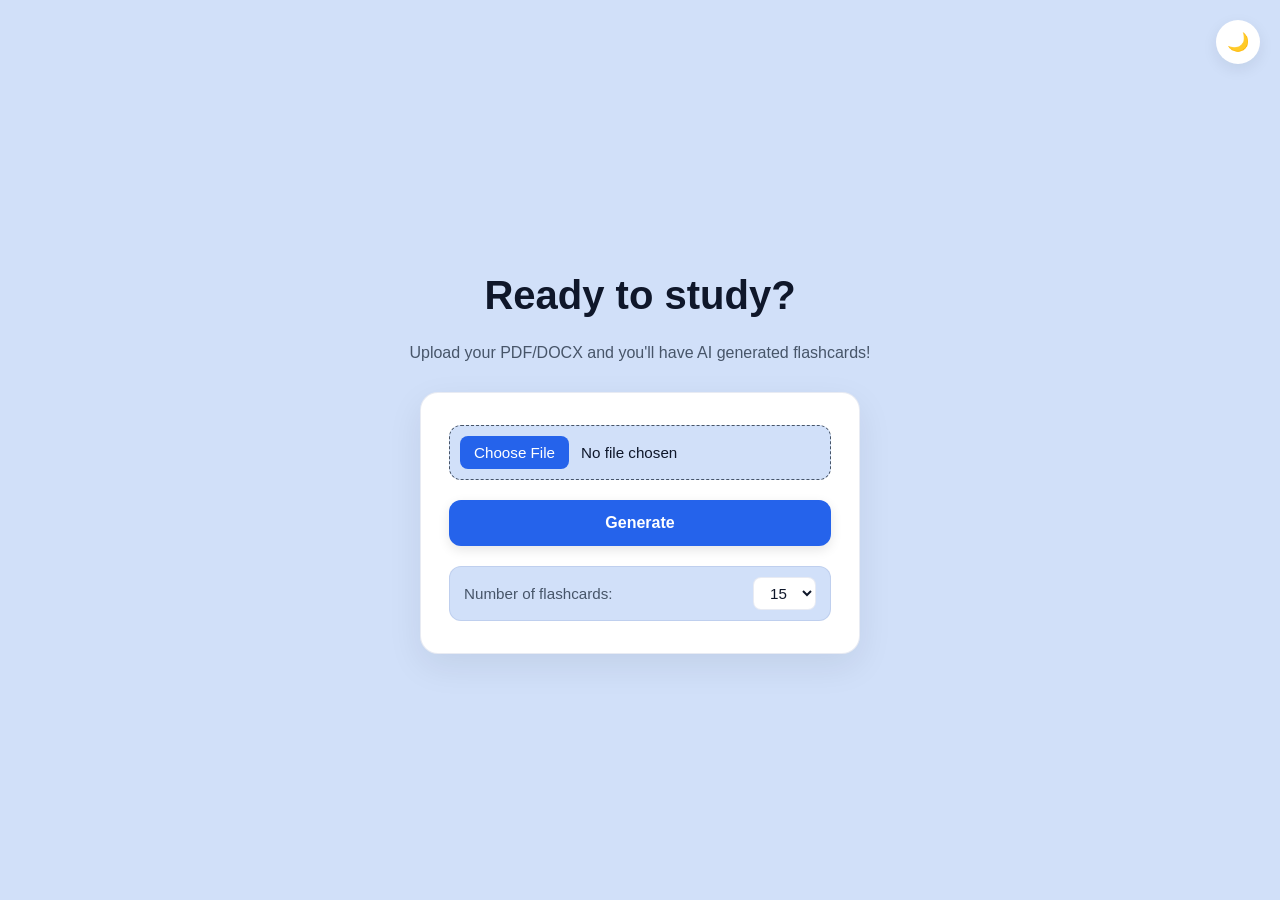
<file: frontend/templates/index.html>
<!DOCTYPE html>
<html lang="en">
<head>
  <meta charset="UTF-8">
  <title>Flashcards AI</title>
  <link rel="stylesheet" href="../static/css/index.css">
</head>
<body>

<div class="main">
  <button class="theme-toggle" onclick="toggleTheme()">
    🌙
  </button>
  <h1>Ready to study?</h1>
  <p>Upload your PDF/DOCX and you'll have AI generated flashcards!</p>

  <div class="upload-box">
    <input type="file" id="fileInput" accept=".pdf, .docx">
    <button onclick="upload_file()">Generate</button>
    <div class="upload-options">
      <label for="cardCount">Number of flashcards:</label>
      <select id="cardCount" name="cardCount">
        <option value="15" selected>15</option>
        <option value="20">20</option>
        <option value="25" >25</option>
      </select>
</div>
  </div>

</div>

<script src="../static/json/upload.js"></script>
</body>
</html>
</file>
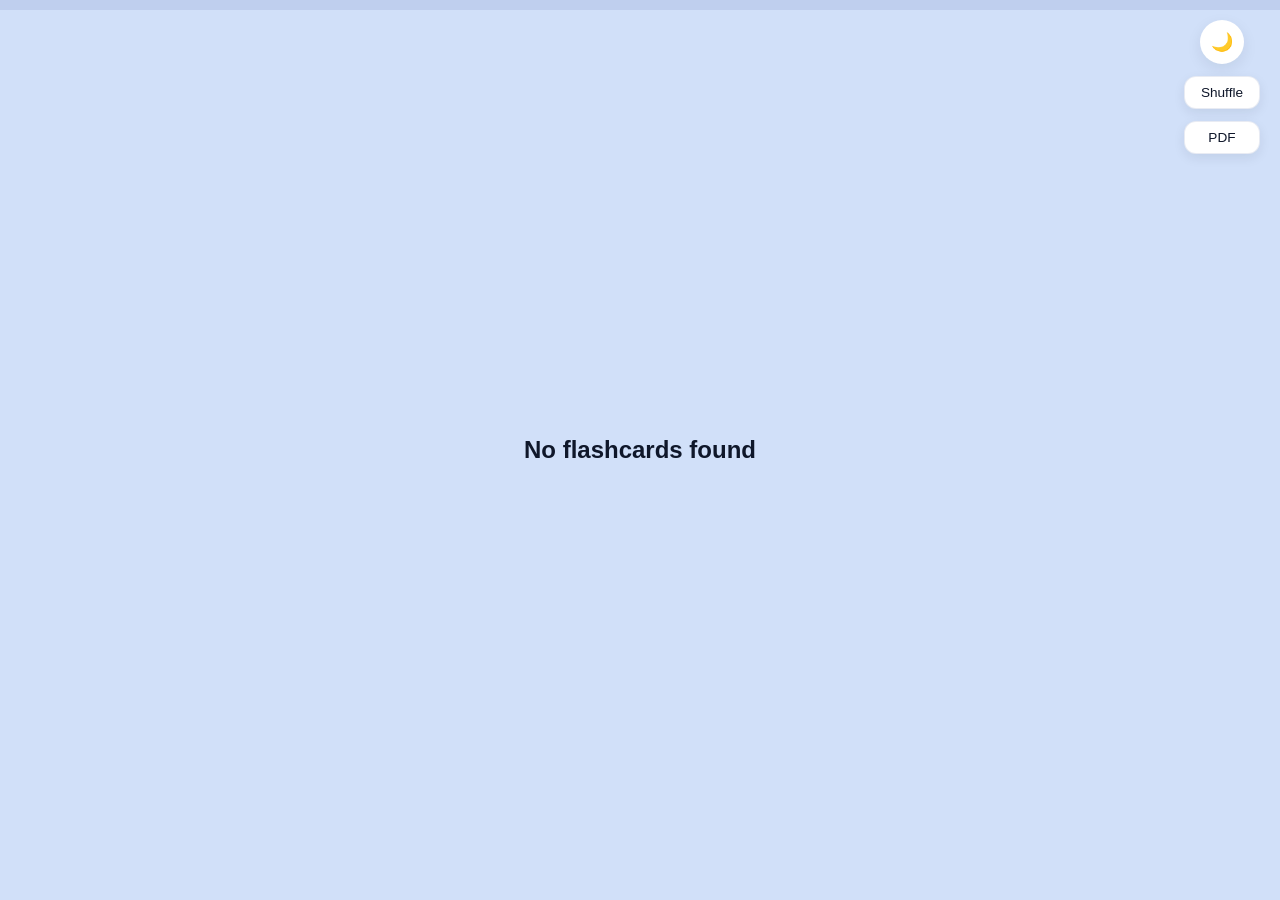
<file: frontend/templates/flashcardsPage.html>
<!DOCTYPE html>
<html lang="en">
<head>
  <meta charset="UTF-8">
  <title>Study Flashcards</title>
  <link rel="stylesheet" href="../static/css/flashcardsPage.css">
</head>
<body>
  <div class="top-progress-wrapper">
    <progress class="progress-bar" id="progressBar" value="0" max="100"></progress>
  </div>

  <div class="actions">
    <button class="theme-toggle" onclick="toggleTheme()">🌙</button>
    <button class="btn-actions" onclick="shuffleCards()">Shuffle</button>
    <button class="btn-actions" onclick="downloadPDF()">PDF</button>
  </div>

  <div class="study-container" id="app"></div>

<script src="../static/json/flashcardsPage.js"></script>
</body>
</html>
</file>
<file: frontend/static/css/index.css>
@import url('./styles.css');

.main {
  flex: 1;
  width: 100%;
  display: flex;
  flex-direction: column;
  justify-content: center;
  align-items: center;
  text-align: center;
}

h1 {
  font-size: 40px;
  margin-bottom: 10px;
}

p {
  color: var(--muted);
  margin-bottom: 30px;
}

.upload-box {
  background: var(--card);
  padding: 32px 28px;
  border-radius: 18px;
  box-shadow: 0 12px 35px var(--shadow);
  display: flex;
  flex-direction: column;
  gap: 20px;
  width: 100%;
  max-width: 440px;
  border: 1px solid var(--border);
  transition: transform 0.2s ease, box-shadow 0.2s ease;
}

input[type="file"] {
  color: var(--text);
  font-size: 0.95rem;
  padding: 10px;
  background: var(--bg);
  border: 1px dashed var(--muted);
  border-radius: 12px;
  cursor: pointer;
  transition: all 0.2s ease;
  width: 100%;
}

input[type="file"]:hover {
  border-color: var(--primary);
}

input[type="file"]:disabled,
select:disabled,
button:disabled {
  opacity: 0.5;
  cursor: not-allowed;
  transform: none !important;
  box-shadow: none !important;
}

input[type="file"]::file-selector-button {
  background: var(--primary);
  color: white;
  border: none;
  padding: 8px 14px;
  border-radius: 8px;
  cursor: pointer;
  margin-right: 12px;
  font-weight: 500;
  transition: background 0.2s ease;
}

input[type="file"]::file-selector-button:hover {
  background: var(--primary-dark);
}

.upload-options {
  display: flex;
  align-items: center;
  justify-content: space-between;
  background: var(--bg);
  padding: 10px 14px;
  border-radius: 12px;
  font-size: 0.95rem;
  color: var(--muted);
  border: 1px solid var(--border);
}

.upload-options label {
  font-weight: 500;
}

select {
  background: var(--card);
  color: var(--text);
  border: 1px solid var(--border);
  padding: 6px 12px;
  border-radius: 8px;
  font-size: 0.95rem;
  outline: none;
  cursor: pointer;
  transition: border-color 0.2s ease;
}

select:focus, select:hover {
  border-color: var(--primary);
}

.upload-box > button {
  background: var(--primary);
  color: white;
  border: none;
  padding: 14px;
  font-size: 1rem;
  font-weight: 600;
  cursor: pointer;
  border-radius: 12px;
  transition: all 0.2s ease;
  width: 100%;
  box-shadow: 0 4px 12px rgba(0, 0, 0, 0.1);
}

.upload-box > button:hover {
  background: var(--primary-dark);
  transform: translateY(-2px);
  box-shadow: 0 6px 16px rgba(0, 0, 0, 0.15);
}

.upload-box > button:active {
  transform: translateY(0);
}
</file>
<file: frontend/static/css/flashcardsPage.css>
@import url('./styles.css');

body {
  display: flex;
  justify-content: center;
  align-items: center;
  min-height: 100vh;
  margin: 0;
  position: relative;
}

.actions {
  position: absolute;
  top: 20px;
  right: 20px;
  display: flex;
  flex-direction: column;
  align-items: center;
  gap: 12px;
  z-index: 10;
}

.actions .theme-toggle {
  position: static;
}

.btn-actions {
  background: var(--card);
  border: 1px solid var(--border);
  color: var(--text);
  padding: 8px 16px;
  border-radius: 12px;
  cursor: pointer;
  font-size: 0.85rem;
  font-weight: 500;
  box-shadow: 0 4px 12px var(--shadow);
  transition: all 0.2s ease;
  width: 100%;
  display: inline-flex;
  align-items: center;
  justify-content: center;
}

.btn-actions:hover {
  transform: translateY(-1px);
  color: var(--primary);
}

.study-wrapper {
  display: flex;
  flex-direction: column;
  align-items: center;
  gap: 25px;
  text-align: center;
}

.card {
  width: 360px;
  height: 230px;
  perspective: 1000px;
  cursor: pointer;
  user-select: none;
}

.inner {
  width: 100%;
  height: 100%;
  transition: transform 0.7s ease;
  transform-style: preserve-3d;
  position: relative;
}

.card.flipped .inner {
  transform: rotateY(180deg);
}

.front, .back {
  position: absolute;
  width: 100%;
  height: 100%;
  background: var(--card);
  border-radius: 18px;
  padding: 22px;
  backface-visibility: hidden;
  box-shadow: 0 10px 30px var(--shadow);
  display: flex;
  flex-direction: column;
  justify-content: center;
  box-sizing: border-box;
  border: 1px solid var(--border);
}

.back {
  transform: rotateY(180deg);
  background: linear-gradient(
    to bottom,
    var(--card-back-grad-start) 0%,
    var(--card-back-grad-mid) 50%,
    var(--card-back-grad-end) 100%
  );
}

.controls {
  display: flex;
  align-items: center;
  gap: 15px;
}

.controls button {
  background: var(--primary);
  border: none;
  color: white;
  padding: 10px 18px;
  border-radius: 12px;
  font-weight: 500;
  cursor: pointer;
  box-shadow: 0 4px 12px rgba(0, 0, 0, 0.1);
  transition: all 0.2s ease;
}

.controls button:hover:not(:disabled) {
  background: var(--primary-dark);
  transform: translateY(-1px);
}

.controls button:disabled {
  opacity: 0.4;
  cursor: not-allowed;
  transform: none;
  box-shadow: none;
}

.controls span {
  color: var(--muted);
  font-weight: 500;
}

.top-progress-wrapper {
  position: fixed;
  top: 0;
  left: 0;
  width: 100%;
  height: 10px;
  z-index: 1000;
}

progress.progress-bar {
  width: 100%;
  height: 100%;
  display: block;
  appearance: none;
}

progress.progress-bar::-webkit-progress-bar {
  background-color: var(--border);
}

progress.progress-bar::-webkit-progress-value {
  background: linear-gradient(90deg, #82c0e7 0%, #0f1ccc 100%);
  transition: width 0.3s ease;
}
</file>
